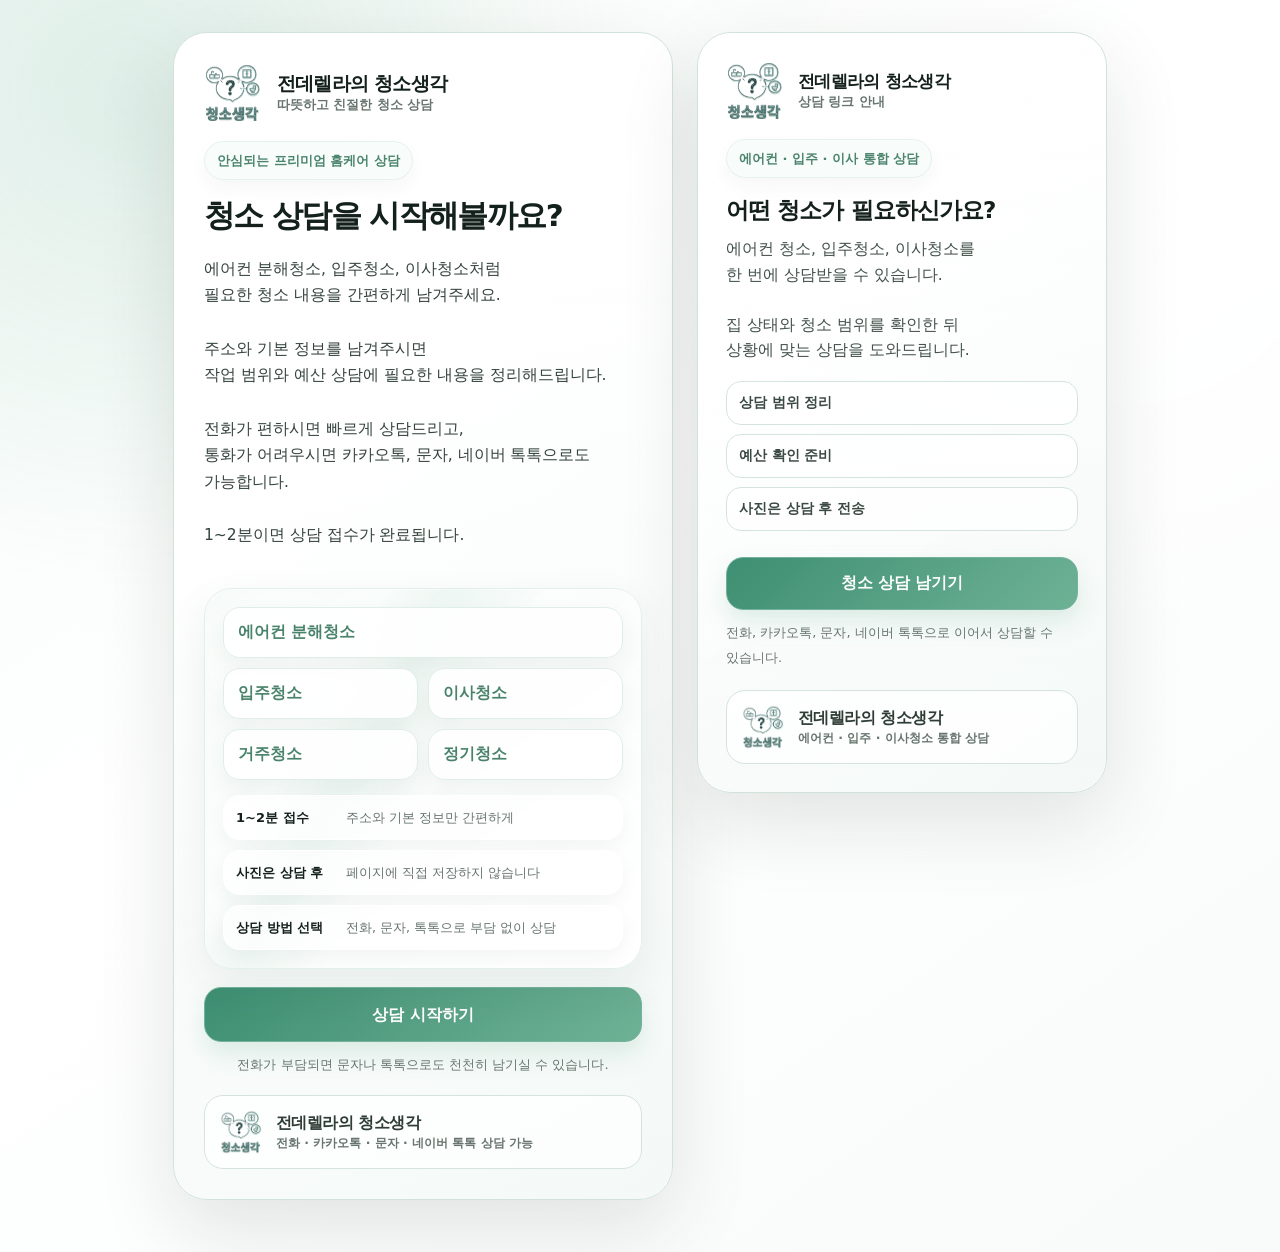
<file: index.html>
<!doctype html><html lang="ko"><head><meta charset="utf-8"><meta name="viewport" content="width=device-width,initial-scale=1"><title>라비 상담 링크</title><link rel="stylesheet" href="styles.css?v=20260610-sms-direct-short"></head><body><div class="tabs"><button data-co="zendella">전데렐라</button><button data-co="tsunami">쓰나미</button><button data-co="sampleCompany">샘플</button></div><main class="wrap"><section id="app" class="card"></section><aside id="blog" class="blog"></aside></main><div id="modal" class="modal hide"></div><script src="company-settings.js?v=20260611-webapp-url-2"></script><script src="app.js?v=20260611-form-payload"></script></body></html>
</file>
<file: styles.css>
:root{
  --main:#5EA98A;
  --sub:#F5FBF8;
  --btn:#3F9477;
  --ink:#14201b;
  --soft-ink:#2f3b35;
  --muted:#68756f;
  --line:#e4ece8;
  --paper:#ffffff;
  --wash:#fbfdfc;
  --shadow:0 28px 80px rgba(22,44,36,.12);
  --soft-shadow:0 16px 38px rgba(22,44,36,.08);
  font-family:-apple-system,BlinkMacSystemFont,"Pretendard","Noto Sans KR",system-ui,sans-serif;
}
*{box-sizing:border-box}
html{background:#f7fbf9}
body{margin:0;min-height:100vh;color:var(--ink);font-size:15.5px;line-height:1.62;background:
  radial-gradient(circle at 10% 8%,color-mix(in srgb,var(--main) 16%,transparent),transparent 30%),
  radial-gradient(circle at 88% 16%,rgba(255,255,255,.95),transparent 28%),
  linear-gradient(145deg,color-mix(in srgb,var(--sub) 86%,#fff),#fff 44%,#f8fbfa 100%);overflow-x:hidden}
body:before{content:"";position:fixed;inset:-20%;pointer-events:none;background:linear-gradient(115deg,transparent 0 30%,rgba(255,255,255,.5) 42%,transparent 55%);opacity:.45;animation:ambientDrift 14s ease-in-out infinite alternate}
button,input,textarea{font:inherit}button,a{touch-action:manipulation}a{text-decoration:none;color:inherit}.hide{display:none!important}.customer-mode .tabs{display:none}
.tabs{position:sticky;top:0;z-index:10;display:flex;gap:8px;justify-content:center;padding:12px;background:rgba(255,255,255,.78);backdrop-filter:blur(18px);border-bottom:1px solid rgba(255,255,255,.72)}
.tabs button{border:1px solid var(--line);background:#fff;border-radius:999px;padding:9px 15px;color:var(--muted);font-weight:760;cursor:pointer;transition:.22s ease}.tabs button.on,.tabs button:hover{background:var(--main);border-color:var(--main);color:#fff;box-shadow:0 10px 24px color-mix(in srgb,var(--main) 20%,transparent)}
.wrap{position:relative;width:min(100%,1060px);margin:0 auto;display:grid;grid-template-columns:minmax(340px,500px) minmax(300px,410px);gap:24px;justify-content:center;align-items:start;padding:32px 18px 52px}
.card,.blog{position:relative;background:linear-gradient(180deg,rgba(255,255,255,.98),rgba(255,255,255,.92));border:1px solid color-mix(in srgb,var(--main) 15%,var(--line));border-radius:34px;box-shadow:var(--shadow);overflow:hidden;transition:transform .28s ease,box-shadow .28s ease,border-color .28s ease}.card:before,.blog:before{content:"";position:absolute;inset:0;border-radius:inherit;pointer-events:none;background:linear-gradient(145deg,rgba(255,255,255,.85),transparent 32%,color-mix(in srgb,var(--main) 7%,transparent) 100%)}.card:hover,.blog:hover{transform:translateY(-4px);box-shadow:0 34px 90px rgba(22,44,36,.16);border-color:color-mix(in srgb,var(--main) 28%,var(--line))}
.card{min-height:720px;padding:30px;display:flex;flex-direction:column}.blog{padding:28px;position:sticky;top:28px}
.logo{width:54px;height:54px;border-radius:18px;background:linear-gradient(135deg,color-mix(in srgb,var(--main) 86%,#fff),var(--btn));display:grid;place-items:center;color:#fff;font-size:23px;font-weight:760;letter-spacing:-.04em;box-shadow:0 12px 24px color-mix(in srgb,var(--main) 16%,transparent),inset 0 1px 0 rgba(255,255,255,.42);overflow:hidden;flex:0 0 auto}.logo.has-image{width:62px;height:62px;border-radius:0;background:transparent;padding:0;border:0;box-shadow:none;overflow:visible}.logo.logo-tsunami.has-image{width:68px;height:68px}.logo.logo-zendella.has-image{width:60px;height:60px}.logo img{width:100%;height:100%;object-fit:contain;display:block}.brand .logo,.step-brand .logo,.brand-footer .logo{align-self:center}.brand-footer{position:relative;z-index:1;margin-top:20px;padding:14px 15px;border-radius:19px;background:rgba(255,255,255,.72);border:1px solid color-mix(in srgb,var(--main) 12%,var(--line));display:flex;align-items:center;gap:12px;color:#2f3d36;min-height:74px}.logo.footer-logo{width:46px;height:46px;border-radius:0;padding:0;overflow:visible}.logo.logo-tsunami.footer-logo{width:54px;height:54px}.logo.logo-zendella.footer-logo{width:44px;height:44px}.brand-copy{min-width:0;display:flex;flex-direction:column;justify-content:center;gap:3px;line-height:1.15}.brand-footer .brand-copy{gap:2px}.brand-footer span{display:block;font-weight:780;letter-spacing:-.035em;font-size:16px;line-height:1.16}.brand-footer small{display:block;color:var(--muted);font-weight:610;font-size:12.4px;line-height:1.22;margin-top:0}
.brand,.step-brand{position:relative;z-index:1;display:flex;align-items:center;gap:13px;min-width:0}.brand>div,.step-brand>div{min-width:0}.brand b,.step-brand b{display:block;font-size:18px;font-weight:780;letter-spacing:-.04em;line-height:1.12;white-space:nowrap}.brand small,.step-brand small{display:block;color:var(--muted);font-weight:610;font-size:12.5px;line-height:1.22;margin-top:0;white-space:nowrap}.hero-brand{margin-bottom:18px}.hero-brand b{font-size:18.8px;font-weight:800}.cta-brand{gap:12px;margin-bottom:18px}.cta-brand b{font-size:17px}.step-brand{margin-bottom:16px;padding-bottom:15px;border-bottom:1px solid color-mix(in srgb,var(--main) 10%,var(--line))}.step-brand .logo{width:50px;height:50px;border-radius:0;font-size:18px}.step-brand .logo.logo-tsunami.has-image{width:58px;height:58px}.step-brand .logo.logo-zendella.has-image{width:50px;height:50px}.step-brand .logo:not(.has-image){width:43px;border-radius:15px}.complete-brand{margin-bottom:10px}.complete-brand b{font-size:18px}.logo-tsunami+.brand-copy b{font-size:19px;font-weight:810;letter-spacing:-.045em}.cta-brand .logo-tsunami+.brand-copy b{font-size:17.6px}.step-brand .logo-tsunami+.brand-copy b,.complete-brand .logo-tsunami+.brand-copy b{font-size:18.3px}
.hero-kicker,.cta-chip{position:relative;z-index:1;display:inline-flex;align-items:center;width:max-content;max-width:100%;padding:8px 12px;border-radius:999px;background:color-mix(in srgb,var(--sub) 70%,#fff);border:1px solid color-mix(in srgb,var(--main) 16%,#fff);color:color-mix(in srgb,var(--main) 70%,#23312b);font-weight:760;font-size:13px;box-shadow:0 8px 18px rgba(22,44,36,.04);transition:background .26s ease,border-color .26s ease,color .26s ease,transform .26s ease}.hero-kicker:hover,.cta-chip:hover{background:color-mix(in srgb,var(--main) 9%,#fff);border-color:color-mix(in srgb,var(--main) 28%,#fff);color:color-mix(in srgb,var(--main) 78%,#14201b);transform:translateY(-1px)}
h1{position:relative;z-index:1;font-size:31px;line-height:1.18;letter-spacing:-.052em;margin:17px 0 12px;font-weight:760}h2{position:relative;z-index:1;font-size:23px;line-height:1.28;letter-spacing:-.04em;margin:18px 0 12px;font-weight:740}h3{font-size:15px;margin:22px 0 10px;font-weight:760;color:#26352f}p{position:relative;z-index:1;color:#43524b;margin:10px 0 15px;word-break:keep-all}small{color:var(--muted)}.hero-copy{color:#35443d;line-height:1.72}.micro-copy{text-align:center;font-size:13px;color:var(--muted);margin:12px 0 0}
.hero-art{position:relative;z-index:1;margin:24px 0 18px;padding:18px;border-radius:28px;background:linear-gradient(145deg,color-mix(in srgb,var(--sub) 82%,#fff),rgba(255,255,255,.96));border:1px solid color-mix(in srgb,var(--main) 18%,#fff);box-shadow:inset 0 1px 0 rgba(255,255,255,.8),0 18px 45px rgba(21,55,42,.07);overflow:hidden}.air-flow{position:absolute;inset:0;pointer-events:none;background:radial-gradient(ellipse at 20% 20%,rgba(255,255,255,.9),transparent 25%),linear-gradient(120deg,transparent 0 28%,color-mix(in srgb,var(--main) 10%,transparent) 38%,transparent 52%);opacity:.7;animation:airFlow 9s ease-in-out infinite alternate}.service-pills{position:relative;display:grid;grid-template-columns:1fr 1fr;gap:10px}.service-pills span:first-child{grid-column:1/-1}.service-pills span{display:block;padding:12px 14px;border-radius:17px;background:rgba(255,255,255,.92);border:1px solid color-mix(in srgb,var(--main) 20%,#fff);font-weight:760;color:color-mix(in srgb,var(--main) 72%,#14201b);box-shadow:0 10px 24px rgba(20,50,36,.055);animation:softFloat 4.8s ease-in-out infinite;transition:background .26s ease,border-color .26s ease,color .26s ease,transform .26s ease}.service-pills span:hover{background:color-mix(in srgb,var(--main) 8%,#fff);border-color:color-mix(in srgb,var(--main) 32%,#fff);color:color-mix(in srgb,var(--main) 82%,#14201b);transform:translateY(-2px)}.service-pills span:nth-child(2n){animation-delay:.5s}.service-pills span:nth-child(3n){animation-delay:1s}
.trust-panel{position:relative;display:grid;gap:10px;margin-top:15px}.trust-panel div{display:grid;grid-template-columns:102px 1fr;gap:8px;align-items:center;padding:11px 12px;border-radius:17px;background:rgba(255,255,255,.74);border:1px solid rgba(255,255,255,.9);box-shadow:0 8px 20px rgba(20,50,36,.045)}.trust-panel b{font-size:13px}.trust-panel span{color:var(--muted);font-size:12.5px}
.primary,.secondary,.ghost,.chip,.contact-chip,.action{position:relative;border-radius:17px;min-height:50px;padding:13px 18px;font-weight:710;cursor:pointer;transition:transform .2s ease,box-shadow .2s ease,filter .2s ease,background .2s ease,border-color .2s ease,color .2s ease;overflow:hidden}.full{width:100%}.primary,.primary-action{border:1px solid color-mix(in srgb,var(--btn) 72%,#fff);background:linear-gradient(135deg,color-mix(in srgb,var(--btn) 94%,#253b31),color-mix(in srgb,var(--main) 90%,#fff));color:#fff;box-shadow:0 12px 24px color-mix(in srgb,var(--main) 18%,transparent)}.primary:before,.primary-action:before{content:"";position:absolute;inset:-2px;background:linear-gradient(110deg,transparent 0 32%,rgba(255,255,255,.22) 48%,transparent 64%);transform:translateX(-135%);transition:transform .6s ease}.primary:hover:before,.primary-action:hover:before{transform:translateX(135%)}.primary:hover,.primary-action:hover{filter:brightness(1.045);transform:translateY(-1px);box-shadow:0 15px 28px color-mix(in srgb,var(--main) 22%,transparent)}.hero-btn{margin-top:auto;min-height:55px;font-size:15.8px;font-weight:730}.secondary,.secondary-action{background:rgba(255,255,255,.94);color:#22312a;border:1px solid color-mix(in srgb,var(--main) 18%,var(--line));box-shadow:none}.ghost{background:rgba(255,255,255,.68);color:var(--muted);border:1px solid var(--line);box-shadow:none}.secondary:hover,.secondary-action:hover,.ghost:hover{transform:translateY(-1px);box-shadow:0 10px 22px rgba(20,50,36,.065);background:color-mix(in srgb,var(--sub) 48%,#fff);border-color:color-mix(in srgb,var(--main) 30%,var(--line))}
.cta-brand{margin-bottom:18px}.cta-mini-list{position:relative;z-index:1;display:grid;gap:9px;margin:18px 0}.cta-mini-list span{padding:10px 12px;border-radius:15px;background:rgba(255,255,255,.76);border:1px solid color-mix(in srgb,var(--main) 12%,var(--line));color:#3c4a44;font-weight:690;font-size:13.5px}.blog .primary{margin-top:8px}
.topbar{position:relative;z-index:1;display:flex;align-items:center;gap:10px;margin-bottom:18px}.back{width:42px;height:42px;border:1px solid var(--line);background:#fff;border-radius:15px;font-size:28px;color:var(--muted);cursor:pointer;box-shadow:0 8px 18px rgba(20,50,36,.045)}.progress{position:relative;flex:1;height:42px;border-radius:999px;background:#f2f7f4;overflow:hidden;padding:11px 15px;color:var(--muted);font-size:13px;border:1px solid rgba(255,255,255,.8)}.progress b{position:relative;z-index:1;font-weight:710}.progress span{position:absolute;left:0;top:0;bottom:0;background:linear-gradient(90deg,color-mix(in srgb,var(--main) 18%,#fff),color-mix(in srgb,var(--main) 38%,#fff));transition:width .25s ease}
.step{position:relative;z-index:1;flex:1}.step input,.step textarea{width:100%;border:1px solid var(--line);background:rgba(255,255,255,.94);border-radius:19px;padding:15px 16px;outline:none;transition:border-color .2s ease,box-shadow .2s ease,background .2s ease;color:var(--ink)}.step textarea,#admin{min-height:108px;resize:vertical}.step input:focus,.step textarea:focus{border-color:var(--main);background:#fff;box-shadow:0 0 0 4px color-mix(in srgb,var(--main) 14%,transparent)}
.chips{display:grid;grid-template-columns:1fr 1fr;gap:10px}.service-chips{grid-template-columns:1fr}.chip{background:rgba(255,255,255,.9);border:1px solid var(--line);color:#2d3b35;text-align:center;display:flex;align-items:center;gap:7px;justify-content:center;line-height:1.35}.service-chips .chip{min-height:55px;justify-content:flex-start;padding-left:16px;background:linear-gradient(145deg,#fff,color-mix(in srgb,var(--sub) 45%,#fff))}.chip:hover{transform:translateY(-2px);border-color:color-mix(in srgb,var(--main) 34%,var(--line));box-shadow:0 13px 25px rgba(20,50,36,.085)}.chip.sel,.service-chips .chip.sel{background:linear-gradient(135deg,var(--btn),var(--main));border-color:var(--main);color:#fff;box-shadow:0 12px 26px color-mix(in srgb,var(--main) 23%,transparent);animation:selectedPulse .42s ease}.checkmark{display:inline-grid;place-items:center;width:20px;height:20px;border-radius:50%;background:rgba(255,255,255,.22);font-weight:820;font-size:12px}
.hint{margin-top:14px;padding:13px 14px;border-radius:17px;background:color-mix(in srgb,var(--sub) 72%,#fff);color:#52615b;border:1px solid color-mix(in srgb,var(--main) 13%,#fff);font-size:14px}.strong-hint{font-weight:720;color:#26342e}.notice-upload{margin:16px 0;padding:16px;border-radius:19px;background:#fff8ef;border:1px solid #efd9b9;color:#5b4527}.upload-actions{display:grid;grid-template-columns:1fr 1fr;gap:10px}.nav{position:relative;z-index:1;display:grid;grid-template-columns:1fr 1.35fr;gap:10px;margin-top:20px}
.date-picker-card{display:grid;gap:9px;margin:14px 0 10px;padding:14px;border-radius:19px;background:linear-gradient(145deg,#fff,color-mix(in srgb,var(--sub) 58%,#fff));border:1px solid color-mix(in srgb,var(--main) 20%,var(--line));box-shadow:0 10px 22px rgba(20,50,36,.055)}.date-picker-card span{font-weight:760;color:#2d3b35}.date-picker-card input[type="date"]{min-height:50px;border-radius:16px;border:1px solid color-mix(in srgb,var(--main) 24%,var(--line));background:#fff;padding:12px 14px;color:var(--ink);font-weight:760;cursor:pointer}.date-picker-card input[type="date"]:focus{border-color:var(--main);box-shadow:0 0 0 4px color-mix(in srgb,var(--main) 14%,transparent)}.selected-date{margin:8px 0 14px;padding:12px 14px;border-radius:16px;background:color-mix(in srgb,var(--main) 10%,#fff);border:1px solid color-mix(in srgb,var(--main) 18%,#fff);color:color-mix(in srgb,var(--main) 72%,#14201b);font-weight:780}.selected-date.muted-date{color:var(--muted);font-weight:690;background:rgba(255,255,255,.76)}
.schedule-subtitle{margin:18px 0 10px}.time-chips{margin-bottom:12px}.contact-choices{display:grid;grid-template-columns:1fr 1fr;gap:10px}.contact-chip{background:rgba(255,255,255,.95);border:1px solid color-mix(in srgb,var(--main) 12%,var(--line));color:#2d3b35;display:flex;align-items:center;justify-content:center;gap:7px;text-align:center;line-height:1.25;box-shadow:none}.contact-chip span:not(.checkmark){font-weight:710}.contact-chip small{display:block;margin-left:2px;font-size:11.8px;font-weight:620;color:color-mix(in srgb,var(--main) 58%,var(--muted))}.contact-chip.phone{grid-column:1/-1;min-height:56px;background:rgba(255,255,255,.98);border-color:color-mix(in srgb,var(--main) 26%,var(--line));color:color-mix(in srgb,var(--main) 74%,#18241f)}.contact-chip:hover{background:color-mix(in srgb,var(--sub) 42%,#fff);border-color:color-mix(in srgb,var(--main) 28%,var(--line));transform:translateY(-1px)}.contact-chip.sel{background:color-mix(in srgb,var(--main) 9%,#fff);border-color:color-mix(in srgb,var(--main) 50%,var(--line));color:color-mix(in srgb,var(--main) 76%,#14201b);box-shadow:0 8px 18px color-mix(in srgb,var(--main) 9%,transparent);animation:selectedPulse .42s ease}.contact-chip.sel .checkmark{background:var(--main);color:#fff}.quick-contact{display:grid;grid-template-columns:1fr 1fr;gap:9px;margin:14px 0}.quick-contact a{display:flex;align-items:center;justify-content:center;min-height:48px;border-radius:16px;border:1px solid color-mix(in srgb,var(--main) 17%,var(--line));font-weight:690;background:#fff;color:#22312a;transition:.2s ease}.quick-contact a:hover{transform:translateY(-1px);background:color-mix(in srgb,var(--sub) 44%,#fff);box-shadow:0 9px 20px rgba(20,50,36,.06)}.quick-contact-main{grid-column:1/-1;background:linear-gradient(135deg,color-mix(in srgb,var(--btn) 94%,#253b31),color-mix(in srgb,var(--main) 90%,#fff))!important;color:#fff!important;border:1px solid color-mix(in srgb,var(--btn) 72%,#fff)!important;box-shadow:0 12px 24px color-mix(in srgb,var(--main) 17%,transparent)!important;font-weight:730}.disabled{opacity:.44;pointer-events:none;filter:grayscale(.18)}
.complete{position:relative;z-index:1;padding-bottom:10px}.summary{display:grid;gap:10px;margin:14px 0}.summary div{display:grid;grid-template-columns:120px 1fr;gap:10px;background:rgba(255,255,255,.86);border:1px solid var(--line);border-radius:17px;padding:12px}.summary b{color:var(--muted);font-weight:690}.summary span{font-weight:710;color:#18241f}.actions{display:grid;gap:9px;margin:18px 0}.action{display:flex;align-items:center;justify-content:center;text-align:center}.sms-help{margin:-2px 2px 6px;padding:10px 12px;border-radius:14px;background:color-mix(in srgb,var(--sub) 56%,#fff);border:1px solid color-mix(in srgb,var(--main) 12%,var(--line));color:var(--muted);font-size:12.8px;line-height:1.45;text-align:center}.secondary-action{min-height:48px}.phone-action{font-size:16.4px;min-height:58px;font-weight:740}.copy-area{display:flex;justify-content:center;margin:10px 0 4px}.copy-button{min-height:38px;padding:8px 13px;border-radius:999px;font-size:12.8px;font-weight:650;color:var(--muted);background:rgba(255,255,255,.5)}#adminHidden.admin-hidden,#admin.admin-hidden{position:absolute;left:-9999px;width:1px;height:1px;opacity:0;pointer-events:none}.summary-panel{margin-top:12px}.summary-panel textarea{width:100%;min-height:180px;border:1px solid var(--line);border-radius:17px;padding:13px;background:#fff;color:#26352f}.action small{display:block;margin-top:3px;font-size:11.5px;color:var(--muted);font-weight:620}.important-photo{padding:13px 14px;border-radius:17px;background:#fff4db;border:1px solid #efd39b;color:#5b3e00;font-weight:760;margin-bottom:14px}

.brand,.brand-footer{will-change:transform;animation:brandEnter .42s ease both}.hero-brand{animation-delay:.03s}.cta-brand{animation-delay:.12s}.blog{animation:brandEnter .5s ease .08s both}.brand:not(.step-brand),.brand-footer{transition:transform .28s ease,box-shadow .28s ease,border-color .28s ease,background .28s ease}.brand:not(.step-brand):hover,.brand-footer:hover{transform:translateY(-3px);box-shadow:0 14px 30px color-mix(in srgb,var(--main) 12%,transparent);border-color:color-mix(in srgb,var(--main) 24%,var(--line));background:rgba(255,255,255,.78)}.brand .logo img,.step-brand .logo img,.brand-footer .logo img{animation:logoAirFloat 5.2s ease-in-out infinite;transform-origin:center}.brand .logo-tsunami img,.step-brand .logo-tsunami img,.brand-footer .logo-tsunami img{animation:tsunamiVisibleFloat 3.6s ease-in-out infinite!important}.logo-tsunami.has-image{animation:tsunamiLogoLift 3.6s ease-in-out infinite!important;will-change:transform,filter}.primary,.primary-action,.quick-contact-main{will-change:transform}.secondary,.secondary-action,.ghost,.contact-chip,.quick-contact a,.cta-mini-list span{transition:transform .22s ease,box-shadow .22s ease,background .22s ease,border-color .22s ease,color .22s ease}.cta-mini-list span:hover{background:color-mix(in srgb,var(--main) 7%,#fff);border-color:color-mix(in srgb,var(--main) 24%,var(--line));color:#25352e;transform:translateY(-1px)}
.modal-card{width:min(92vw,540px);max-height:86vh;overflow:auto;background:#fff;border-radius:30px;padding:25px;box-shadow:0 30px 90px rgba(0,0,0,.22)}#modal{position:fixed;inset:0;z-index:99;background:rgba(13,25,20,.38);backdrop-filter:blur(10px);display:grid;place-items:center;padding:18px}.modal-card ol{padding-left:22px}.modal-card li{margin:12px 0;color:#44514b}
@keyframes ambientDrift{from{transform:translateX(-4%) rotate(0deg)}to{transform:translateX(4%) rotate(3deg)}}@keyframes airFlow{from{transform:translateX(-2%);opacity:.55}to{transform:translateX(3%);opacity:.82}}@keyframes softFloat{0%,100%{transform:translateY(0)}50%{transform:translateY(-3px)}}@keyframes selectedPulse{0%{transform:scale(.98)}60%{transform:scale(1.015)}100%{transform:scale(1)}}@keyframes brandEnter{from{opacity:0;transform:translateY(8px)}to{opacity:1;transform:translateY(0)}}@keyframes logoAirFloat{0%,100%{transform:translateY(0)}50%{transform:translateY(-1.6px)}}@keyframes logoWaveFloat{0%,100%{transform:translateY(0) translateX(0)}50%{transform:translateY(-1.8px) translateX(1.2px)}}@keyframes tsunamiLogoFloat{0%,100%{transform:translateY(0) translateX(0) rotate(0deg)}50%{transform:translateY(-1.8px) translateX(1px) rotate(.35deg)}}@keyframes tsunamiVisibleFloat{0%,100%{transform:translateY(0) translateX(0) scale(1)}50%{transform:translateY(-3.4px) translateX(1.6px) scale(1.018)}}@keyframes tsunamiLogoLift{0%,100%{transform:translateY(0) rotate(0deg);filter:drop-shadow(0 3px 5px color-mix(in srgb,var(--main) 8%,transparent))}50%{transform:translateY(-2.4px) rotate(.45deg);filter:drop-shadow(0 8px 12px color-mix(in srgb,var(--main) 18%,transparent))}}
@media(prefers-reduced-motion:reduce){*,*:before,*:after{animation:none!important;transition:none!important;scroll-behavior:auto!important}.card:hover,.blog:hover,.brand:not(.step-brand):hover,.brand-footer:hover,.primary:hover,.primary-action:hover,.secondary:hover,.secondary-action:hover,.ghost:hover,.chip:hover,.contact-chip:hover,.quick-contact a:hover,.service-pills span:hover,.hero-kicker:hover,.cta-chip:hover{transform:none!important}}@media(max-width:820px){body{font-size:15px}.wrap{grid-template-columns:1fr;width:min(100%,520px);padding:14px 12px 28px;gap:14px}.blog{position:static}.card,.blog{border-radius:27px;padding:22px}.card{min-height:calc(100vh - 28px)}h1{font-size:25px}.step h1,.complete h1{font-size:23px}.service-pills,.chips,.service-chips,.contact-choices,.quick-contact{grid-template-columns:1fr}.service-pills span:first-child,.contact-chip.phone,.quick-contact-main{grid-column:auto}.trust-panel div{grid-template-columns:1fr;gap:2px}.primary,.secondary,.ghost,.chip,.contact-chip,.action{min-height:48px;padding:12px 15px;border-radius:16px}.brand,.step-brand{gap:11px}.brand b,.step-brand b{font-size:17px;line-height:1.12}.hero-brand b{font-size:18px}.logo-tsunami+.brand-copy b{font-size:18.2px}.cta-brand .logo-tsunami+.brand-copy b{font-size:17.2px}.brand small,.step-brand small{font-size:12px;line-height:1.22;white-space:normal}.brand .logo.has-image{width:54px;height:54px}.brand .logo.logo-tsunami.has-image{width:60px;height:60px}.brand .logo.logo-zendella.has-image{width:52px;height:52px}.step-brand .logo.logo-tsunami.has-image{width:54px;height:54px}.step-brand .logo.logo-zendella.has-image{width:48px;height:48px}.brand-footer{min-height:70px;padding:13px 14px;gap:11px}.brand-footer span{font-size:15.2px}.brand-footer small{font-size:12px;line-height:1.22}.logo.logo-tsunami.footer-logo{width:50px;height:50px}.logo.logo-zendella.footer-logo{width:42px;height:42px}.nav{grid-template-columns:1fr;position:sticky;bottom:0;padding-top:14px;background:linear-gradient(180deg,transparent,rgba(255,255,255,.98) 36%)}.summary div{grid-template-columns:1fr;gap:4px}.upload-actions{grid-template-columns:1fr}.hero-copy{font-size:15px}.micro-copy{text-align:left}.blog{display:block}}
@media(max-width:380px){.card,.blog{padding:19px 16px}.logo{width:48px;height:48px}.logo.has-image{width:50px;height:50px}.logo.logo-tsunami.has-image{width:56px;height:56px}.logo.logo-zendella.has-image{width:48px;height:48px}.brand{gap:9px}.brand b{font-size:16px;letter-spacing:-.04em}.hero-brand b{font-size:17px}.logo-tsunami+.brand-copy b{font-size:17.2px}.brand small{font-size:11.8px;line-height:1.2}.brand-footer{gap:9px;padding:12px;min-height:66px}.brand-footer span{font-size:14.6px}.brand-footer small{font-size:11.7px}.logo.logo-tsunami.footer-logo{width:48px;height:48px}.logo.logo-zendella.footer-logo{width:40px;height:40px}h1{font-size:23px}.trust-panel span{font-size:12px}}
</file>
